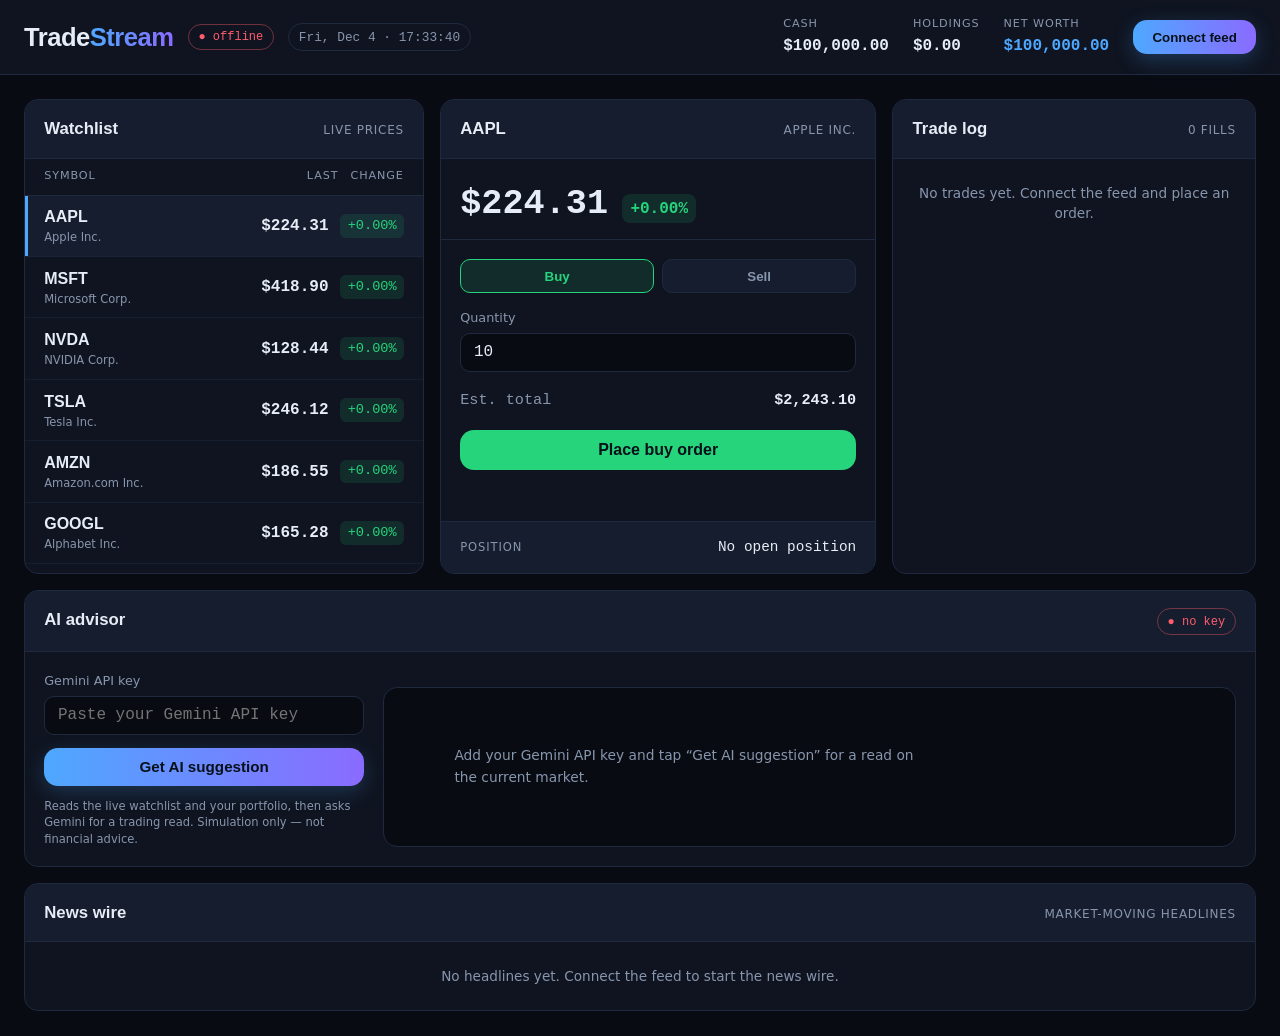
<file: project-2/index.html>
<!doctype html>
<html lang="en" data-theme="dark">
  <head>
    <meta charset="UTF-8" />
    <meta name="viewport" content="width=device-width, initial-scale=1.0" />
    <meta
      name="description"
      content="TradeStream - a simple real-time trading terminal built with vanilla JavaScript."
    />
    <title>TradeStream</title>
    <link rel="stylesheet" href="style.css" />
  </head>
  <body>
    <header class="topbar">
      <div class="brand">
        <h1 class="logo">Trade<span>Stream</span></h1>
        <span class="badge" id="connBadge" data-state="off">● offline</span>
        <span class="clock" id="clock"></span>
      </div>
      <div class="account">
        <div class="account-item">
          <span class="account-label">Cash</span>
          <span class="account-value" id="cashValue">$0.00</span>
        </div>
        <div class="account-item">
          <span class="account-label">Holdings</span>
          <span class="account-value" id="holdingsValue">$0.00</span>
        </div>
        <div class="account-item">
          <span class="account-label">Net worth</span>
          <span class="account-value account-total" id="netValue">$0.00</span>
        </div>
        <button id="feedBtn" class="btn-feed" type="button">
          Connect feed
        </button>
      </div>
    </header>

    <main class="terminal">
      <section class="panel watchlist">
        <div class="panel-head">
          <h2>Watchlist</h2>
          <span class="panel-hint">live prices</span>
        </div>
        <div class="watchlist-head">
          <span>Symbol</span>
          <span class="num">Last</span>
          <span class="num">Change</span>
        </div>
        <ul id="watchlist" class="ticker-list" aria-live="polite"></ul>
      </section>

      <section class="panel detail">
        <div class="panel-head">
          <h2 id="detailSymbol">—</h2>
          <span class="panel-hint" id="detailName">select an instrument</span>
        </div>

        <div class="quote">
          <span class="quote-price" id="quotePrice">$0.00</span>
          <span class="quote-change" id="quoteChange">0.00%</span>
        </div>

        <form id="orderForm" class="order-form" novalidate>
          <div class="order-side">
            <button type="button" class="side-btn active" data-side="buy">
              Buy
            </button>
            <button type="button" class="side-btn" data-side="sell">
              Sell
            </button>
          </div>
          <label class="field">
            <span>Quantity</span>
            <input
              type="number"
              id="orderQty"
              min="1"
              step="1"
              value="10"
              inputmode="numeric"
            />
          </label>
          <div class="order-est">
            <span>Est. total</span>
            <span id="orderEst">$0.00</span>
          </div>
          <button type="submit" class="btn-submit" id="orderSubmit">
            Place buy order
          </button>
          <p class="order-msg" id="orderMsg" aria-live="polite"></p>
        </form>

        <div class="position" id="positionBox">
          <span class="position-label">Position</span>
          <span class="position-value" id="positionValue"
            >No open position</span
          >
        </div>
      </section>

      <section class="panel log">
        <div class="panel-head">
          <h2>Trade log</h2>
          <span class="panel-hint" id="logCount">0 fills</span>
        </div>
        <ul id="tradeLog" class="trade-log" aria-live="polite">
          <li class="log-empty">
            No trades yet. Connect the feed and place an order.
          </li>
        </ul>
      </section>

      <section class="panel advisor">
        <div class="panel-head">
          <h2>AI advisor</h2>
          <span class="badge" id="aiStatus" data-state="off">● no key</span>
        </div>
        <div class="advisor-body">
          <label class="field">
            <span>Gemini API key</span>
            <input
              type="password"
              id="aiKey"
              placeholder="Paste your Gemini API key"
              autocomplete="off"
              spellcheck="false"
            />
          </label>
          <button id="aiAskBtn" class="btn-ai" type="button">
            Get AI suggestion
          </button>
          <p class="advisor-hint">
            Reads the live watchlist and your portfolio, then asks Gemini for a
            trading read. Simulation only — not financial advice.
          </p>
          <div
            id="aiOutput"
            class="advisor-output placeholder"
            aria-live="polite"
          >
            Add your Gemini API key and tap “Get AI suggestion” for a read on
            the current market.
          </div>
        </div>
      </section>

      <section class="panel news">
        <div class="panel-head">
          <h2>News wire</h2>
          <span class="panel-hint">market-moving headlines</span>
        </div>
        <ul id="newsFeed" class="news-feed" aria-live="polite">
          <li class="news-empty">
            No headlines yet. Connect the feed to start the news wire.
          </li>
        </ul>
      </section>
    </main>
    <script src="app.js"></script>
    <script src="gemini.js"></script>
  </body>
</html>
</file>
<file: project-2/style.css>
:root {
  --bg: #080b12;
  --bg-elev: #0f1420;
  --bg-elev-2: #161d2e;
  --border: #1f2a40;
  --text: #e6edf6;
  --text-dim: #8896ad;
  --accent: #4ea8ff;
  --accent-2: #8a6bff;
  --up: #26d47c;
  --up-bg: rgba(38, 212, 124, 0.12);
  --down: #ff5c6c;
  --down-bg: rgba(255, 92, 108, 0.12);
  --flash: rgba(78, 168, 255, 0.18);
  --radius: 14px;
  --mono: "JetBrains Mono", ui-monospace, SFMono-Regular, Menlo, monospace;
}

* {
  box-sizing: border-box;
}

html,
body {
  margin: 0;
  padding: 0;
}

body {
  background: var(--bg);
  color: var(--text);
  font-family:
    "Inter",
    system-ui,
    -apple-system,
    sans-serif;
  line-height: 1.5;
  min-height: 100vh;
  display: flex;
  flex-direction: column;
}

.topbar {
  display: flex;
  align-items: center;
  justify-content: space-between;
  gap: 1rem;
  flex-wrap: wrap;
  padding: 1rem 1.5rem;
  background: var(--bg-elev);
  border-bottom: 1px solid var(--border);
}

.brand {
  display: flex;
  align-items: center;
  gap: 0.9rem;
}

.logo {
  font-family: "Space Grotesk", sans-serif;
  font-size: 1.6rem;
  font-weight: 700;
  margin: 0;
  letter-spacing: -0.02em;
}

.logo span {
  background: linear-gradient(90deg, var(--accent), var(--accent-2));
  -webkit-background-clip: text;
  background-clip: text;
  color: transparent;
}

.badge {
  font-family: var(--mono);
  font-size: 0.75rem;
  padding: 0.2rem 0.6rem;
  border-radius: 999px;
  border: 1px solid var(--border);
  color: var(--text-dim);
  transition:
    color 0.2s ease,
    border-color 0.2s ease;
}

.badge[data-state="on"] {
  color: var(--up);
  border-color: rgba(38, 212, 124, 0.4);
}

.badge[data-state="off"] {
  color: var(--down);
  border-color: rgba(255, 92, 108, 0.4);
}

.clock {
  font-family: var(--mono);
  font-size: 0.8rem;
  color: var(--text-dim);
  padding: 0.2rem 0.6rem;
  border-radius: 999px;
  border: 1px solid var(--border);
  white-space: nowrap;
}

.account {
  display: flex;
  align-items: center;
  gap: 1.5rem;
  flex-wrap: wrap;
}

.account-item {
  display: flex;
  flex-direction: column;
  gap: 0.1rem;
}

.account-label {
  font-size: 0.7rem;
  text-transform: uppercase;
  letter-spacing: 0.08em;
  color: var(--text-dim);
}

.account-value {
  font-family: var(--mono);
  font-size: 1rem;
  font-weight: 600;
}

.account-total {
  color: var(--accent);
}

.btn-feed {
  font-family: "Space Grotesk", sans-serif;
  font-weight: 600;
  color: #061019;
  background: linear-gradient(90deg, var(--accent), var(--accent-2));
  border: none;
  padding: 0.6rem 1.2rem;
  border-radius: var(--radius);
  cursor: pointer;
  transition:
    transform 0.12s ease,
    box-shadow 0.12s ease,
    filter 0.12s ease;
  box-shadow: 0 6px 20px rgba(78, 168, 255, 0.25);
}

.btn-feed:hover {
  transform: translateY(-1px);
  box-shadow: 0 10px 28px rgba(78, 168, 255, 0.35);
}

.btn-feed[data-state="on"] {
  background: var(--bg-elev-2);
  color: var(--text);
  border: 1px solid var(--border);
  box-shadow: none;
}

.terminal {
  flex: 1;
  display: grid;
  grid-template-columns: 1.1fr 1.2fr 1fr;
  gap: 1rem;
  padding: 1.5rem;
  width: min(1400px, 100%);
  margin: 0 auto;
}

.panel {
  background: var(--bg-elev);
  border: 1px solid var(--border);
  border-radius: var(--radius);
  display: flex;
  flex-direction: column;
  overflow: hidden;
}

.panel-head {
  display: flex;
  align-items: baseline;
  justify-content: space-between;
  padding: 1rem 1.2rem;
  border-bottom: 1px solid var(--border);
  background: var(--bg-elev-2);
}

.panel-head h2 {
  font-family: "Space Grotesk", sans-serif;
  font-size: 1.05rem;
  font-weight: 600;
  margin: 0;
}

.panel-hint {
  font-size: 0.75rem;
  color: var(--text-dim);
  text-transform: uppercase;
  letter-spacing: 0.06em;
}

.watchlist-head,
.ticker-row {
  display: grid;
  grid-template-columns: 1fr auto auto;
  gap: 0.75rem;
  align-items: center;
  padding: 0.6rem 1.2rem;
}

.watchlist-head {
  font-size: 0.7rem;
  text-transform: uppercase;
  letter-spacing: 0.08em;
  color: var(--text-dim);
  border-bottom: 1px solid var(--border);
}

.num {
  text-align: right;
  font-variant-numeric: tabular-nums;
}

.ticker-list {
  list-style: none;
  margin: 0;
  padding: 0;
  overflow-y: auto;
}

.ticker-row {
  cursor: pointer;
  border-bottom: 1px solid rgba(31, 42, 64, 0.5);
  transition: background 0.15s ease;
}

.ticker-row:hover {
  background: var(--bg-elev-2);
}

.ticker-row.active {
  background: var(--bg-elev-2);
  box-shadow: inset 3px 0 0 var(--accent);
}

.ticker-row.flash-up {
  animation: flashUp 0.5s ease;
}

.ticker-row.flash-down {
  animation: flashDown 0.5s ease;
}

@keyframes flashUp {
  0% {
    background: var(--up-bg);
  }
}

@keyframes flashDown {
  0% {
    background: var(--down-bg);
  }
}

.sym {
  display: flex;
  flex-direction: column;
}

.sym-ticker {
  font-family: "Space Grotesk", sans-serif;
  font-weight: 600;
}

.sym-name {
  font-size: 0.72rem;
  color: var(--text-dim);
}

.last {
  font-family: var(--mono);
  font-weight: 600;
}

.chg {
  font-family: var(--mono);
  font-size: 0.85rem;
  padding: 0.1rem 0.45rem;
  border-radius: 6px;
}

.chg.up {
  color: var(--up);
  background: var(--up-bg);
}

.chg.down {
  color: var(--down);
  background: var(--down-bg);
}

.detail {
  min-width: 0;
}

.quote {
  display: flex;
  align-items: baseline;
  gap: 0.9rem;
  padding: 1.2rem 1.2rem 0.5rem;
}

.quote-price {
  font-family: var(--mono);
  font-size: 2.2rem;
  font-weight: 600;
  font-variant-numeric: tabular-nums;
}

.quote-change {
  font-family: var(--mono);
  font-size: 1rem;
  font-weight: 600;
  padding: 0.15rem 0.5rem;
  border-radius: 8px;
  color: var(--text-dim);
}

.quote-change.up {
  color: var(--up);
  background: var(--up-bg);
}

.quote-change.down {
  color: var(--down);
  background: var(--down-bg);
}

.order-form {
  padding: 1.2rem;
  border-top: 1px solid var(--border);
  display: flex;
  flex-direction: column;
  gap: 0.9rem;
}

.order-side {
  display: grid;
  grid-template-columns: 1fr 1fr;
  gap: 0.5rem;
}

.side-btn {
  font-family: "Space Grotesk", sans-serif;
  font-weight: 600;
  padding: 0.55rem;
  border-radius: 10px;
  border: 1px solid var(--border);
  background: var(--bg-elev-2);
  color: var(--text-dim);
  cursor: pointer;
  transition: all 0.15s ease;
}

.side-btn[data-side="buy"].active {
  color: var(--up);
  border-color: var(--up);
  background: var(--up-bg);
}

.side-btn[data-side="sell"].active {
  color: var(--down);
  border-color: var(--down);
  background: var(--down-bg);
}

.field {
  display: flex;
  flex-direction: column;
  gap: 0.35rem;
  font-size: 0.8rem;
  color: var(--text-dim);
}

.field input {
  font-family: var(--mono);
  font-size: 1rem;
  color: var(--text);
  background: var(--bg);
  border: 1px solid var(--border);
  border-radius: 10px;
  padding: 0.6rem 0.8rem;
}

.field input:focus {
  outline: none;
  border-color: var(--accent);
}

.order-est {
  display: flex;
  justify-content: space-between;
  font-family: var(--mono);
  font-size: 0.95rem;
  color: var(--text-dim);
  padding: 0.2rem 0;
}

.order-est span:last-child {
  color: var(--text);
  font-weight: 600;
}

.btn-submit {
  font-family: "Space Grotesk", sans-serif;
  font-weight: 600;
  font-size: 1rem;
  padding: 0.7rem;
  border: none;
  border-radius: var(--radius);
  cursor: pointer;
  color: #061019;
  background: var(--up);
  transition:
    filter 0.12s ease,
    transform 0.12s ease;
}

.btn-submit[data-side="sell"] {
  background: var(--down);
}

.btn-submit:hover:not(:disabled) {
  transform: translateY(-1px);
  filter: brightness(1.05);
}

.btn-submit:disabled {
  opacity: 0.5;
  cursor: not-allowed;
}

.order-msg {
  margin: 0;
  min-height: 1.1rem;
  font-size: 0.82rem;
  font-family: var(--mono);
}

.order-msg.ok {
  color: var(--up);
}

.order-msg.err {
  color: var(--down);
}

.position {
  padding: 0.9rem 1.2rem;
  border-top: 1px solid var(--border);
  display: flex;
  justify-content: space-between;
  align-items: center;
  background: var(--bg-elev-2);
}

.position-label {
  font-size: 0.72rem;
  text-transform: uppercase;
  letter-spacing: 0.08em;
  color: var(--text-dim);
}

.position-value {
  font-family: var(--mono);
  font-size: 0.9rem;
}

.trade-log {
  list-style: none;
  margin: 0;
  padding: 0;
  overflow-y: auto;
}

.log-row {
  display: grid;
  grid-template-columns: auto 1fr auto;
  gap: 0.6rem;
  align-items: center;
  padding: 0.6rem 1.2rem;
  border-bottom: 1px solid rgba(31, 42, 64, 0.5);
  font-size: 0.85rem;
  animation: fadeIn 0.3s ease;
}

@keyframes fadeIn {
  from {
    opacity: 0;
    transform: translateY(-4px);
  }
}

.log-side {
  font-family: "Space Grotesk", sans-serif;
  font-weight: 600;
  font-size: 0.72rem;
  padding: 0.15rem 0.5rem;
  border-radius: 6px;
}

.log-side.buy {
  color: var(--up);
  background: var(--up-bg);
}

.log-side.sell {
  color: var(--down);
  background: var(--down-bg);
}

.log-detail {
  font-family: var(--mono);
  color: var(--text-dim);
}

.log-detail strong {
  color: var(--text);
}

.log-time {
  font-family: var(--mono);
  font-size: 0.72rem;
  color: var(--text-dim);
}

.log-empty {
  padding: 1.5rem 1.2rem;
  color: var(--text-dim);
  font-size: 0.85rem;
  text-align: center;
}

.news {
  grid-column: 1 / -1;
}

.news-feed {
  list-style: none;
  margin: 0;
  padding: 0;
  overflow-y: auto;
  max-height: 340px;
}

.news-row {
  display: grid;
  grid-template-columns: auto 1fr auto;
  gap: 0.7rem;
  align-items: start;
  padding: 0.7rem 1.2rem;
  border-bottom: 1px solid rgba(31, 42, 64, 0.5);
  animation: fadeIn 0.3s ease;
}

.news-tag {
  font-family: "Space Grotesk", sans-serif;
  font-weight: 600;
  font-size: 0.7rem;
  padding: 0.15rem 0.5rem;
  border-radius: 6px;
  white-space: nowrap;
}

.news-tag.bullish {
  color: var(--up);
  background: var(--up-bg);
}

.news-tag.bearish {
  color: var(--down);
  background: var(--down-bg);
}

.news-tag.neutral {
  color: var(--text-dim);
  background: var(--bg-elev-2);
}

.news-text {
  font-size: 0.9rem;
  line-height: 1.4;
}

.news-text .news-sym {
  font-family: var(--mono);
  color: var(--accent);
  font-weight: 600;
}

.news-time {
  font-family: var(--mono);
  font-size: 0.72rem;
  color: var(--text-dim);
  white-space: nowrap;
}

.news-empty {
  padding: 1.5rem 1.2rem;
  color: var(--text-dim);
  font-size: 0.85rem;
  text-align: center;
}

.advisor {
  grid-column: 1 / -1;
}

.badge[data-state="busy"] {
  color: var(--accent);
  border-color: rgba(78, 168, 255, 0.4);
  animation: pulse 1.2s ease-in-out infinite;
}

@keyframes pulse {
  50% {
    opacity: 0.5;
  }
}

.advisor-body {
  display: grid;
  grid-template-columns: minmax(220px, 320px) 1fr;
  grid-template-rows: auto auto;
  gap: 0.8rem 1.2rem;
  padding: 1.2rem;
  align-items: end;
}

.advisor-body .field {
  grid-column: 1;
  grid-row: 1;
}

.btn-ai {
  grid-column: 1;
  grid-row: 2;
  align-self: start;
  font-family: "Space Grotesk", sans-serif;
  font-weight: 600;
  font-size: 0.95rem;
  color: #061019;
  background: linear-gradient(90deg, var(--accent), var(--accent-2));
  border: none;
  padding: 0.65rem 1.1rem;
  border-radius: var(--radius);
  cursor: pointer;
  transition:
    transform 0.12s ease,
    filter 0.12s ease,
    box-shadow 0.12s ease;
  box-shadow: 0 6px 20px rgba(78, 168, 255, 0.22);
}

.btn-ai:hover:not(:disabled) {
  transform: translateY(-1px);
  box-shadow: 0 10px 28px rgba(78, 168, 255, 0.32);
}

.btn-ai:disabled {
  opacity: 0.5;
  cursor: not-allowed;
}

.advisor-hint {
  grid-column: 1;
  grid-row: 3;
  margin: 0;
  font-size: 0.72rem;
  color: var(--text-dim);
  line-height: 1.4;
}

.advisor-output {
  grid-column: 2;
  grid-row: 1 / span 3;
  min-height: 160px;
  max-height: 320px;
  overflow-y: auto;
  padding: 1rem 1.1rem;
  background: var(--bg);
  border: 1px solid var(--border);
  border-radius: var(--radius);
  font-family: var(--mono);
  font-size: 0.86rem;
  line-height: 1.55;
  white-space: pre-wrap;
  color: var(--text);
}

.advisor-output.placeholder {
  color: var(--text-dim);
  font-family:
    "Inter",
    system-ui,
    -apple-system,
    sans-serif;
  display: flex;
  align-items: center;
}

@media (max-width: 1000px) {
  .terminal {
    grid-template-columns: 1fr;
  }
  .news {
    grid-column: auto;
  }
  .advisor {
    grid-column: auto;
  }
  .advisor-body {
    grid-template-columns: 1fr;
  }
  .advisor-body .field,
  .btn-ai,
  .advisor-hint,
  .advisor-output {
    grid-column: 1;
  }
  .advisor-output {
    grid-row: auto;
  }
  .ticker-list {
    max-height: 320px;
  }
  .trade-log {
    max-height: 320px;
  }
}
</file>
